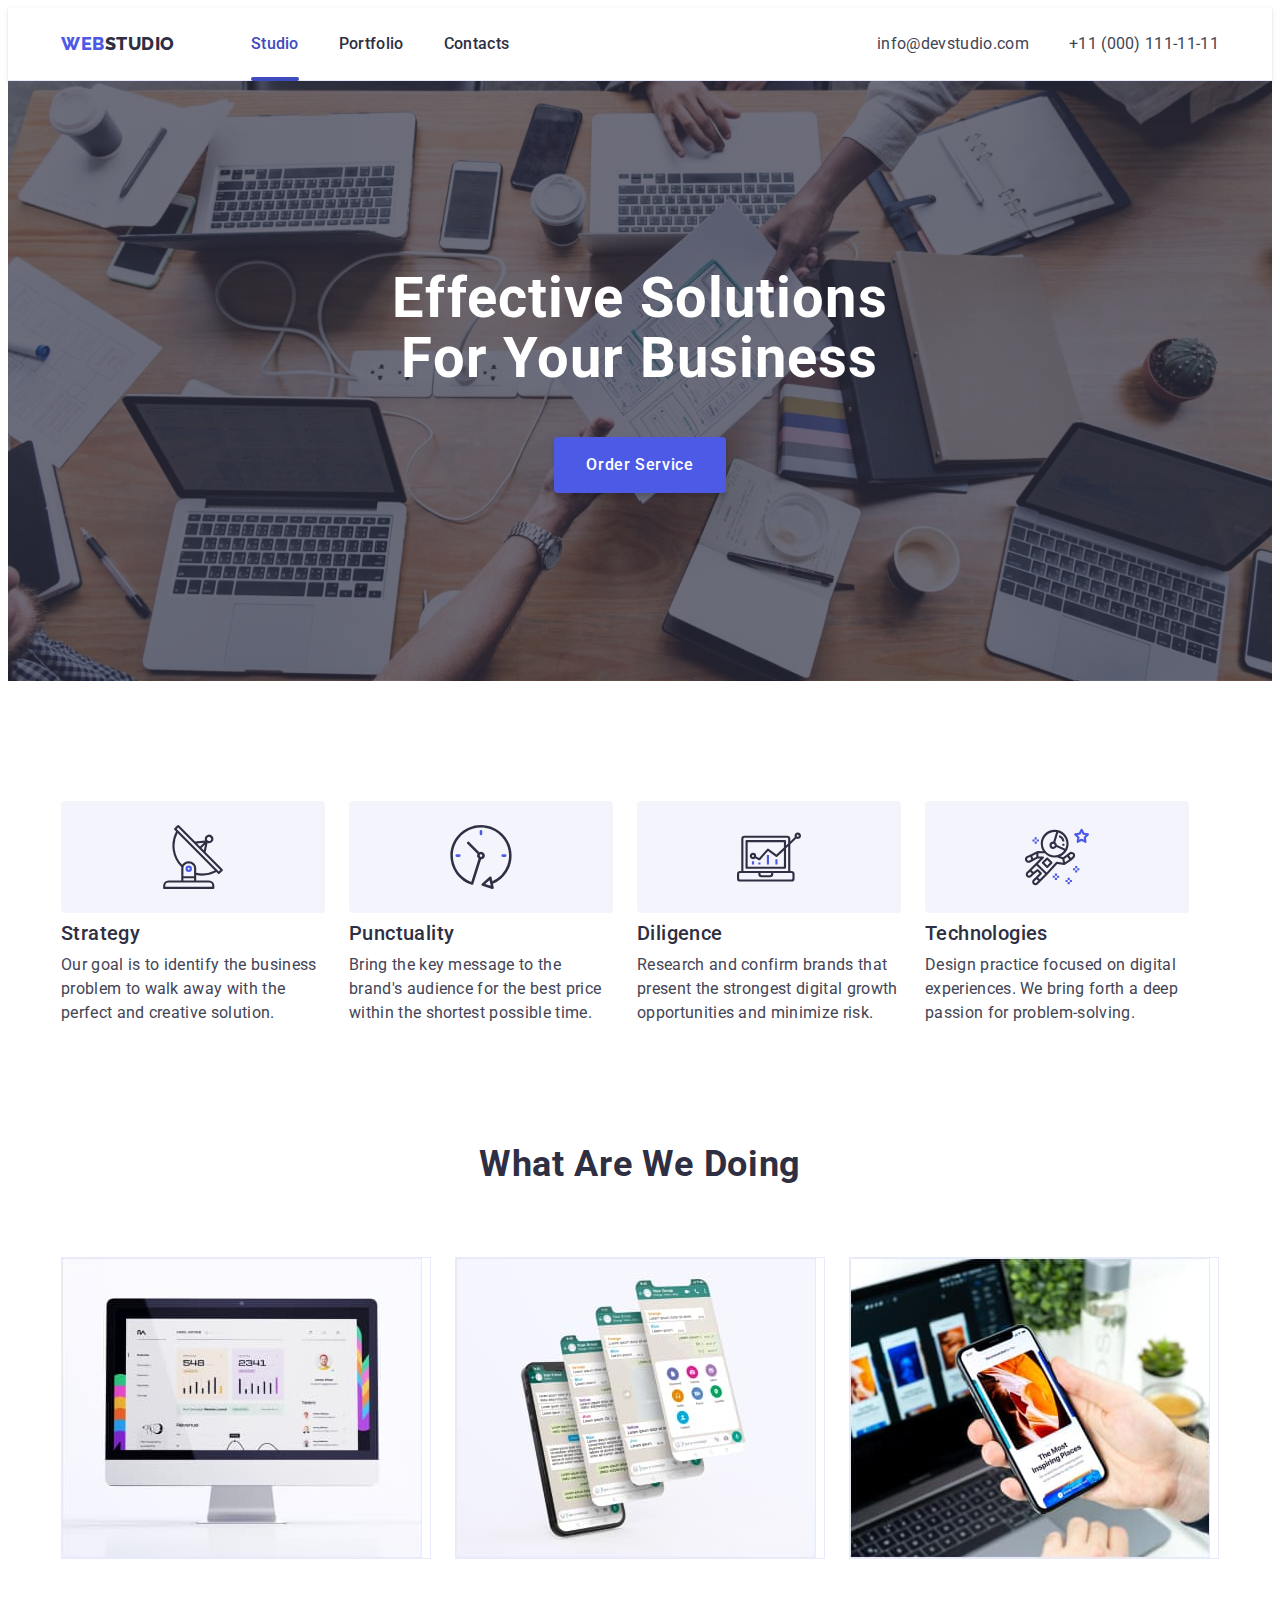
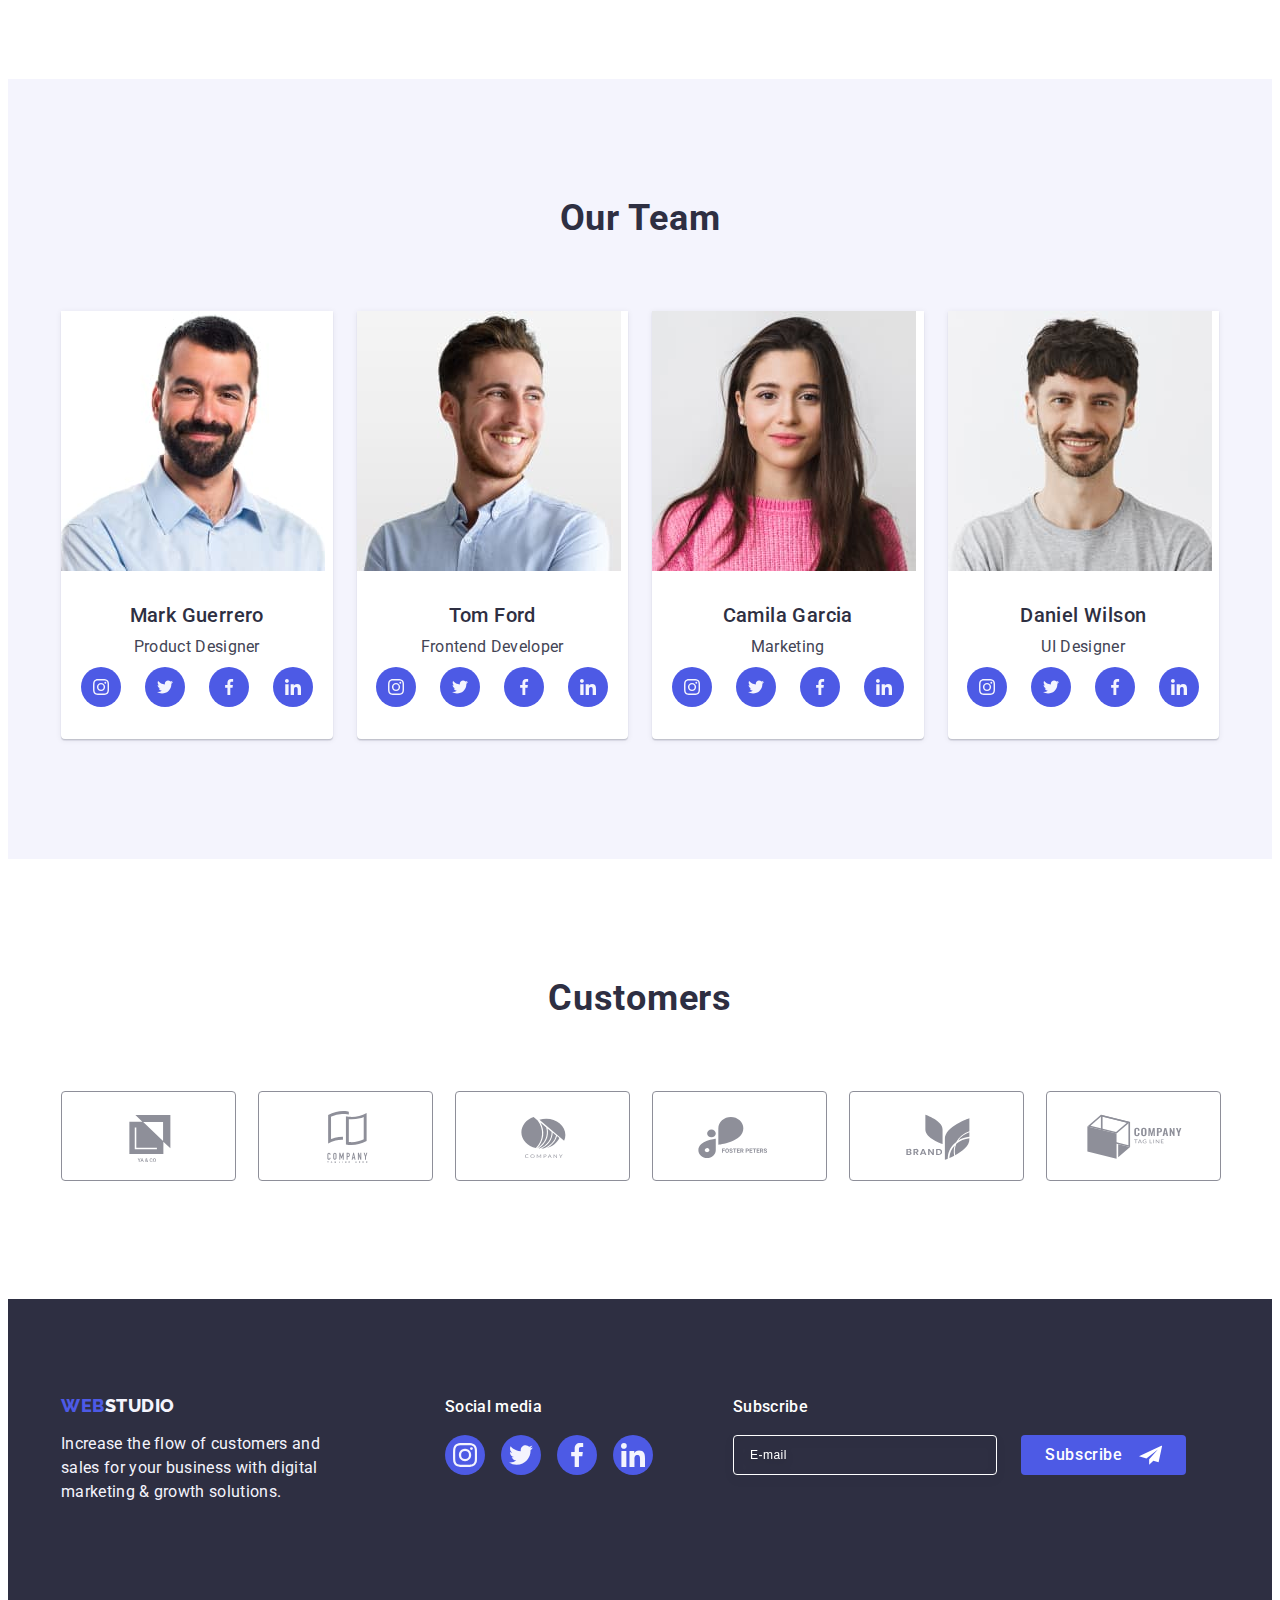
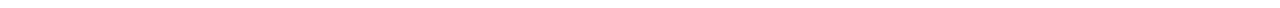
<file: index.html>
<!DOCTYPE html>
<html lang="en">
  <head>
    <meta charset="UTF-8" />
    <meta http-equiv="X-UA-Compatible" content="IE=edge" />
    <meta
      name="viewport"
      content="width=device-width, initial-scale=1.0"
    />
    <title>WebStudio</title>
    <link
      rel="preconnect"
      href="https://fonts.googleapis.com"
    />
    <link
      rel="preconnect"
      href="https://fonts.gstatic.com"
      crossorigin
    />
    <link
      href="https://fonts.googleapis.com/css2?family=Raleway:wght@800&family=Roboto:wght@400;500;700;900&display=swap"
      rel="stylesheet"
    />
    <link
      rel="stylesheet"
      href="https://cdnjs.cloudflare.com/ajax/libs/modern-normalize/2.0.0/modern-normalize.min.css"
      integrity="sha512-4xo8blKMVCiXpTaLzQSLSw3KFOVPWhm/TRtuPVc4WG6kUgjH6J03IBuG7JZPkcWMxJ5huwaBpOpnwYElP/m6wg=="
      crossorigin="anonymous"
      referrerpolicy="no-referrer"
    />
    <link rel="stylesheet" href="./css/styles.css" />
  </head>
  <body>
    <header class="header">
      <div class="container header-container">
        <nav class="header-nav">
          <a class="header-logo link" href="./index.html"
            >Web<span class="header-logo-color"
              >Studio</span
            ></a
          >
          <ul class="header-list list">
            <li class="header-item">
              <a
                class="header-link current link"
                href="./index.html"
                >Studio</a
              >
            </li>
            <li class="header-item">
              <a
                class="header-link link"
                href="./portfolio.html"
                >Portfolio</a
              >
            </li>
            <li class="header-item">
              <a class="header-link link" href=""
                >Contacts</a
              >
            </li>
          </ul>
        </nav>
        <address class="address">
          <ul class="address-list list">
            <li class="address-item">
              <a
                class="contacts link"
                href="mailto:info@devstudio.com"
                >info@devstudio.com</a
              >
            </li>
            <li class="address-item">
              <a
                class="contacts link"
                href="tel:+110001111111"
                >+11 (000) 111-11-11</a
              >
            </li>
          </ul>
        </address>
        <button
          type="button"
          class="menu-open-btn js-open-menu is-open"
        >
          <svg
            class="mobile-menu-icon"
            width="32"
            height="22"
          >
            <use
              href="./images/icons.svg#icon-mobile-menu"
            ></use>
          </svg>
        </button>
        <div class="mob-menu js-menu-container">
          <div>
            <button
              type="button"
              class="mob-menu-close js-close-menu"
            >
              <svg
                class="mob-menu-close-icon"
                width="8"
                height="8"
              >
                <use
                  href="./images/icons.svg#mob-menu-close"
                ></use>
              </svg>
            </button>
            <ul class="mob-menu-list list">
              <li class="mob-menu-item">
                <a
                  class="mob-menu-link current link"
                  href="./index.html"
                  >Studio</a
                >
              </li>
              <li class="mob-menu-item">
                <a
                  class="mob-menu-link link"
                  href="./portfolio.html"
                  >Portfolio</a
                >
              </li>
              <li class="mob-menu-item">
                <a class="mob-menu-link link" href=""
                  >Contacts</a
                >
              </li>
            </ul>
          </div>
          <div>
            <ul class="mob-menu-address-list list">
              <li class="mob-menu-address-item">
                <a
                  class="mob-menu-tel link"
                  href="tel:+110001111111"
                  >+11 (000) 111-11-11</a
                >
              </li>
              <li class="mob-menu-address-item">
                <a
                  class="mob-menu-mail link"
                  href="mailto:info@devstudio.com"
                  >info@devstudio.com</a
                >
              </li>
            </ul>
            <ul class="mob-menu-soc-list list">
              <li class="mob-menu-soc-item">
                <a
                  href=""
                  class="mob-menu-soc-link link"
                  target="_blank"
                  rel="noopener noreferrer"
                >
                  <svg
                    class="mob-menu-soc-icon"
                    width="24"
                    height="24"
                  >
                    <use
                      href="./images/icons.svg#icon-instagram-logo"
                    ></use>
                  </svg>
                </a>
              </li>
              <li class="mob-menu-soc-item">
                <a
                  href=""
                  class="mob-menu-soc-link link"
                  target="_blank"
                  rel="noopener noreferrer"
                >
                  <svg
                    class="mob-menu-soc-icon"
                    width="24"
                    height="24"
                  >
                    <use
                      href="./images/icons.svg#icon-twitter-logo"
                    ></use>
                  </svg>
                </a>
              </li>
              <li class="mob-menu-soc-item">
                <a
                  href=""
                  class="mob-menu-soc-link link"
                  target="_blank"
                  rel="noopener noreferrer"
                >
                  <svg
                    class="mob-menu-soc-icon"
                    width="24"
                    height="24"
                  >
                    <use
                      href="./images/icons.svg#icon-facebook-logo"
                    ></use>
                  </svg>
                </a>
              </li>
              <li class="mob-menu-soc-item">
                <a
                  href=""
                  class="mob-menu-soc-link link"
                  target="_blank"
                  rel="noopener noreferrer"
                >
                  <svg
                    class="mob-menu-soc-icon"
                    width="24"
                    height="24"
                  >
                    <use
                      href="./images/icons.svg#icon-linkedin-logo"
                    ></use>
                  </svg>
                </a>
              </li>
            </ul>
          </div>
        </div>
      </div>
    </header>
    <main>
      <section class="hero">
        <div class="hero-container container">
          <h1 class="hero-title">
            Effective Solutions for Your Business
          </h1>
          <button
            class="hero-btn"
            type="button"
            data-modal-open
          >
            Order Service
          </button>
        </div>
      </section>
      <section class="advantages">
        <div class="container">
          <h2 class="advantages-title visually-hidden">
            Our advantages
          </h2>
          <ul class="advantages-list list">
            <li class="advantages-item">
              <div class="icon-block">
                <svg
                  class="advantages-icon"
                  width="64"
                  height="64"
                >
                  <use
                    href="./images/icons.svg#icon-antenna"
                  ></use>
                </svg>
              </div>
              <h3 class="advantages-subtitle">Strategy</h3>
              <p class="advantages-text">
                Our goal is to identify the business problem
                to walk away with the perfect and creative
                solution.
              </p>
            </li>
            <li class="advantages-item">
              <div class="icon-block">
                <svg
                  class="advantages-icon"
                  width="64"
                  height="64"
                >
                  <use
                    href="./images/icons.svg#icon-clock"
                  ></use>
                </svg>
              </div>
              <h3 class="advantages-subtitle">
                Punctuality
              </h3>
              <p class="advantages-text">
                Bring the key message to the brand's
                audience for the best price within the
                shortest possible time.
              </p>
            </li>
            <li class="advantages-item">
              <div class="icon-block">
                <svg
                  class="advantages-icon"
                  width="64"
                  height="64"
                >
                  <use
                    href="./images/icons.svg#icon-diagram"
                  ></use>
                </svg>
              </div>
              <h3 class="advantages-subtitle">Diligence</h3>
              <p class="advantages-text">
                Research and confirm brands that present the
                strongest digital growth opportunities and
                minimize risk.
              </p>
            </li>
            <li class="advantages-item">
              <div class="icon-block">
                <svg
                  class="advantages-icon"
                  width="64"
                  height="64"
                >
                  <use
                    href="./images/icons.svg#icon-astronaut"
                  ></use>
                </svg>
              </div>
              <h3 class="advantages-subtitle">
                Technologies
              </h3>
              <p class="advantages-text">
                Design practice focused on digital
                experiences. We bring forth a deep passion
                for problem-solving.
              </p>
            </li>
          </ul>
        </div>
      </section>
      <section class="examples">
        <div class="container">
          <h2 class="examples-title">What are we doing</h2>
          <ul class="examples-list list">
            <li class="examples-item">
              <img
                srcset="
                  ./images/mac.jpg    1x,
                  ./images/mac-2x.jpg 2x
                "
                class="examples-img"
                src="./images/mac.jpg"
                alt="Web design"
                width="360"
              />
            </li>
            <li class="examples-item">
              <img
                srcset="
                  ./images/phone.jpg    1x,
                  ./images/phone-2x.jpg 2x
                "
                class="examples-img"
                src="./images/phone.jpg"
                alt="Design mobile apps"
                width="360"
              />
            </li>
            <li class="examples-item">
              <img
                srcset="
                  ./images/notebook.jpg    1x,
                  ./images/notebook-2x.jpg 2x
                "
                class="examples-img"
                src="./images/notebook.jpg"
                alt="Desing for all devices"
                width="360"
              />
            </li>
          </ul>
        </div>
      </section>
      <section class="team">
        <div class="container">
          <h2 class="team-title">Our Team</h2>
          <ul class="team-list list">
            <li class="team-item">
              <img
                class="team-img"
                srcset="
                  ./images/mark.jpg    1x,
                  ./images/mark-2x.jpg 2x
                "
                src="./images/mark.jpg"
                alt="Mark Guerrero"
                width="264"
              />
              <div class="worker">
                <h3 class="worker-name">Mark Guerrero</h3>
                <p class="worker-position">
                  Product Designer
                </p>
                <ul class="team-soc-list list">
                  <li class="team-soc-item">
                    <a
                      href=""
                      class="team-soc-link link"
                      target="_blank"
                      rel="noopener noreferrer"
                    >
                      <svg
                        class="team-soc-icon"
                        width="16"
                        height="16"
                      >
                        <use
                          href="./images/icons.svg#icon-instagram-logo"
                        ></use>
                      </svg>
                    </a>
                  </li>
                  <li class="team-soc-item">
                    <a
                      href=""
                      class="team-soc-link link"
                      target="_blank"
                      rel="noopener noreferrer"
                    >
                      <svg
                        class="team-soc-icon"
                        width="16"
                        height="16"
                      >
                        <use
                          href="./images/icons.svg#icon-twitter-logo"
                        ></use>
                      </svg>
                    </a>
                  </li>
                  <li class="team-soc-item">
                    <a
                      href=""
                      class="team-soc-link link"
                      target="_blank"
                      rel="noopener noreferrer"
                    >
                      <svg
                        class="team-soc-icon"
                        width="16"
                        height="16"
                      >
                        <use
                          href="./images/icons.svg#icon-facebook-logo"
                        ></use>
                      </svg>
                    </a>
                  </li>
                  <li class="team-soc-item">
                    <a
                      href=""
                      class="team-soc-link link"
                      target="_blank"
                      rel="noopener noreferrer"
                    >
                      <svg
                        class="team-soc-icon"
                        width="16"
                        height="16"
                      >
                        <use
                          href="./images/icons.svg#icon-linkedin-logo"
                        ></use>
                      </svg>
                    </a>
                  </li>
                </ul>
              </div>
            </li>
            <li class="team-item">
              <img
                class="team-img"
                srcset="
                  ./images/Tom.jpg    1x,
                  ./images/Tom-2x.jpg 2x
                "
                src="./images/Tom.jpg"
                alt="Tom Ford"
                width="264"
              />
              <div class="worker">
                <h3 class="worker-name">Tom Ford</h3>
                <p class="worker-position">
                  Frontend Developer
                </p>
                <ul class="team-soc-list list">
                  <li class="team-soc-item">
                    <a
                      href=""
                      class="team-soc-link link"
                      target="_blank"
                      rel="noopener noreferrer"
                    >
                      <svg
                        class="team-soc-icon"
                        width="16"
                        height="16"
                      >
                        <use
                          href="./images/icons.svg#icon-instagram-logo"
                        ></use>
                      </svg>
                    </a>
                  </li>
                  <li class="team-soc-item">
                    <a
                      href=""
                      class="team-soc-link link"
                      target="_blank"
                      rel="noopener noreferrer"
                    >
                      <svg
                        class="team-soc-icon"
                        width="16"
                        height="16"
                      >
                        <use
                          href="./images/icons.svg#icon-twitter-logo"
                        ></use>
                      </svg>
                    </a>
                  </li>
                  <li class="team-soc-item">
                    <a
                      href=""
                      class="team-soc-link link"
                      target="_blank"
                      rel="noopener noreferrer"
                    >
                      <svg
                        class="team-soc-icon"
                        width="16"
                        height="16"
                      >
                        <use
                          href="./images/icons.svg#icon-facebook-logo"
                        ></use>
                      </svg>
                    </a>
                  </li>
                  <li class="team-soc-item">
                    <a
                      href=""
                      class="team-soc-link link"
                      target="_blank"
                      rel="noopener noreferrer"
                    >
                      <svg
                        class="team-soc-icon"
                        width="16"
                        height="16"
                      >
                        <use
                          href="./images/icons.svg#icon-linkedin-logo"
                        ></use>
                      </svg>
                    </a>
                  </li>
                </ul>
              </div>
            </li>
            <li class="team-item">
              <img
                class="team-img"
                srcset="
                  ./images/Camila.jpg    1x,
                  ./images/Camila-2x.jpg 2x
                "
                src="./images/Camila.jpg"
                alt="Camila Garcia"
                width="264"
              />
              <div class="worker">
                <h3 class="worker-name">Camila Garcia</h3>
                <p class="worker-position">Marketing</p>
                <ul class="team-soc-list list">
                  <li class="team-soc-item">
                    <a
                      href=""
                      class="team-soc-link link"
                      target="_blank"
                      rel="noopener noreferrer"
                    >
                      <svg
                        class="team-soc-icon"
                        width="16"
                        height="16"
                      >
                        <use
                          href="./images/icons.svg#icon-instagram-logo"
                        ></use>
                      </svg>
                    </a>
                  </li>
                  <li class="team-soc-item">
                    <a
                      href=""
                      class="team-soc-link link"
                      target="_blank"
                      rel="noopener noreferrer"
                    >
                      <svg
                        class="team-soc-icon"
                        width="16"
                        height="16"
                      >
                        <use
                          href="./images/icons.svg#icon-twitter-logo"
                        ></use>
                      </svg>
                    </a>
                  </li>
                  <li class="team-soc-item">
                    <a
                      href=""
                      class="team-soc-link link"
                      target="_blank"
                      rel="noopener noreferrer"
                    >
                      <svg
                        class="team-soc-icon"
                        width="16"
                        height="16"
                      >
                        <use
                          href="./images/icons.svg#icon-facebook-logo"
                        ></use>
                      </svg>
                    </a>
                  </li>
                  <li class="team-soc-item">
                    <a
                      href=""
                      class="team-soc-link link"
                      target="_blank"
                      rel="noopener noreferrer"
                    >
                      <svg
                        class="team-soc-icon"
                        width="16"
                        height="16"
                      >
                        <use
                          href="./images/icons.svg#icon-linkedin-logo"
                        ></use>
                      </svg>
                    </a>
                  </li>
                </ul>
              </div>
            </li>
            <li class="team-item">
              <img
                class="team-img"
                srcset="
                  ./images/Daniel.jpg    1x,
                  ./images/Daniel-2x.jpg 2x
                "
                src="./images/Daniel.jpg"
                alt="Daniel Wilson"
                width="264"
              />
              <div class="worker">
                <h3 class="worker-name">Daniel Wilson</h3>
                <p class="worker-position">UI Designer</p>
                <ul class="team-soc-list list">
                  <li class="team-soc-item">
                    <a
                      href=""
                      class="team-soc-link link"
                      target="_blank"
                      rel="noopener noreferrer"
                    >
                      <svg
                        class="team-soc-icon"
                        width="16"
                        height="16"
                      >
                        <use
                          href="./images/icons.svg#icon-instagram-logo"
                        ></use>
                      </svg>
                    </a>
                  </li>
                  <li class="team-soc-item">
                    <a
                      href=""
                      class="team-soc-link link"
                      target="_blank"
                      rel="noopener noreferrer"
                    >
                      <svg
                        class="team-soc-icon"
                        width="16"
                        height="16"
                      >
                        <use
                          href="./images/icons.svg#icon-twitter-logo"
                        ></use>
                      </svg>
                    </a>
                  </li>
                  <li class="team-soc-item">
                    <a
                      href=""
                      class="team-soc-link link"
                      target="_blank"
                      rel="noopener noreferrer"
                    >
                      <svg
                        class="team-soc-icon"
                        width="16"
                        height="16"
                      >
                        <use
                          href="./images/icons.svg#icon-facebook-logo"
                        ></use>
                      </svg>
                    </a>
                  </li>
                  <li class="team-soc-item">
                    <a
                      href=""
                      class="team-soc-link link"
                      target="_blank"
                      rel="noopener noreferrer"
                    >
                      <svg
                        class="team-soc-icon"
                        width="16"
                        height="16"
                      >
                        <use
                          href="./images/icons.svg#icon-linkedin-logo"
                        ></use>
                      </svg>
                    </a>
                  </li>
                </ul>
              </div>
            </li>
          </ul>
        </div>
      </section>
      <section class="customers">
        <div class="container">
          <h2 class="customers-title">Customers</h2>
          <ul class="customers-list list">
            <li class="customers-item">
              <a
                href=""
                class="customer-link link"
                target="_blank"
                rel="noopener noreferrer"
              >
                <svg
                  class="customers-icon"
                  width="104"
                  height="56"
                >
                  <use
                    href="./images/icons.svg#icon-first-company"
                  ></use>
                </svg>
              </a>
            </li>
            <li class="customers-item">
              <a
                href=""
                class="customer-link link"
                target="_blank"
                rel="noopener noreferrer"
              >
                <svg
                  class="customers-icon"
                  width="104"
                  height="56"
                >
                  <use
                    href="./images/icons.svg#icon-second-company"
                  ></use>
                </svg>
              </a>
            </li>
            <li class="customers-item">
              <a
                href=""
                class="customer-link link"
                target="_blank"
                rel="noopener noreferrer"
              >
                <svg
                  class="customers-icon"
                  width="104"
                  height="56"
                >
                  <use
                    href="./images/icons.svg#icon-third-company"
                  ></use>
                </svg>
              </a>
            </li>
            <li class="customers-item">
              <a
                href=""
                class="customer-link link"
                target="_blank"
                rel="noopener noreferrer"
              >
                <svg
                  class="customers-icon"
                  width="104"
                  height="56"
                >
                  <use
                    href="./images/icons.svg#icon-fourth-company"
                  ></use>
                </svg>
              </a>
            </li>
            <li class="customers-item">
              <a
                href=""
                class="customer-link link"
                target="_blank"
                rel="noopener noreferrer"
              >
                <svg
                  class="customers-icon"
                  width="104"
                  height="56"
                >
                  <use
                    href="./images/icons.svg#icon-fifth-company"
                  ></use>
                </svg>
              </a>
            </li>
            <li class="customers-item">
              <a
                href=""
                class="customer-link link"
                target="_blank"
                rel="noopener noreferrer"
              >
                <svg
                  class="customers-icon"
                  width="104"
                  height="56"
                >
                  <use
                    href="./images/icons.svg#icon-sixth-company"
                  ></use>
                </svg>
              </a>
            </li>
          </ul>
        </div>
      </section>
    </main>
    <footer class="footer">
      <div class="footer-wrap container">
        <div class="footer-cont-text">
          <a class="footer-logo link" href="./index.html"
            >Web<span class="footer-logo-color"
              >Studio</span
            ></a
          >
          <p class="footer-text">
            Increase the flow of customers and sales for
            your business with digital marketing & growth
            solutions.
          </p>
        </div>
        <div class="footer-soc">
          <p class="footer-soc-sub-text">Social media</p>
          <ul class="footer-soc-list list">
            <li class="footer-soc-item">
              <a
                href=""
                class="footer-soc-link link"
                target="_blank"
                rel="noopener noreferrer"
              >
                <svg
                  class="footer-soc-icon"
                  width="24"
                  height="24"
                >
                  <use
                    href="./images/icons.svg#icon-instagram-logo"
                  ></use>
                </svg>
              </a>
            </li>
            <li class="footer-soc-item">
              <a
                href=""
                class="footer-soc-link link"
                target="_blank"
                rel="noopener noreferrer"
              >
                <svg
                  class="footer-soc-icon"
                  width="24"
                  height="24"
                >
                  <use
                    href="./images/icons.svg#icon-twitter-logo"
                  ></use>
                </svg>
              </a>
            </li>
            <li class="footer-soc-item">
              <a
                href=""
                class="footer-soc-link link"
                target="_blank"
                rel="noopener noreferrer"
              >
                <svg
                  class="footer-soc-icon"
                  width="24"
                  height="24"
                >
                  <use
                    href="./images/icons.svg#icon-facebook-logo"
                  ></use>
                </svg>
              </a>
            </li>
            <li class="footer-soc-item">
              <a
                href=""
                class="footer-soc-link link"
                target="_blank"
                rel="noopener noreferrer"
              >
                <svg
                  class="footer-soc-icon"
                  width="24"
                  height="24"
                >
                  <use
                    href="./images/icons.svg#icon-linkedin-logo"
                  ></use>
                </svg>
              </a>
            </li>
          </ul>
        </div>
        <div class="footer-subscribe">
          <p class="footer-soc-sub-text">Subscribe</p>
          <form class="subscribe-form">
            <label class="footer-label">
              <input
                class="footer-input"
                type="email"
                name="email"
                placeholder="E-mail"
                required
              />
            </label>
            <button class="submit-btn" type="submit">
              Subscribe
              <svg
                class="submit-icon"
                width="24"
                height="24"
              >
                <use
                  href="./images/icons.svg#icon-subscribe"
                ></use>
              </svg>
            </button>
          </form>
        </div>
      </div>
    </footer>
    <div class="backdrop is-hidden" data-modal>
      <div class="modal">
        <button
          type="button"
          class="modal-close"
          data-modal-close
        >
          <svg
            class="modal-close-icon"
            width="8"
            height="8"
          >
            <use
              href="./images/icons.svg#icon-modal-close"
            ></use>
          </svg>
        </button>
        <p class="modal-text">
          Leave your contacts and we will call you back
        </p>
        <form class="modal-form">
          <div class="modal-wrap">
            <label class="modal-label" for="user-name"
              >Name</label
            >
            <div class="modal-input-wrap">
              <input
                id="user-name"
                class="modal-input"
                type="text"
                name="user-name"
              />
              <svg
                class="modal-input-icon"
                width="18"
                height="24"
              >
                <use
                  href="./images/icons.svg#icon-name-modal"
                ></use>
              </svg>
            </div>
          </div>
          <div class="modal-wrap">
            <label class="modal-label" for="user-tel"
              >Phone</label
            >
            <div class="modal-input-wrap">
              <input
                id="user-tel"
                class="modal-input"
                type="tel"
                name="user-tel"
              />
              <svg
                class="modal-input-icon"
                width="18"
                height="24"
              >
                <use
                  href="./images/icons.svg#icon-tel-modal"
                ></use>
              </svg>
            </div>
          </div>
          <div class="modal-wrap">
            <label class="modal-label" for="user-email"
              >Email</label
            >
            <div class="modal-input-wrap">
              <input
                id="user-email"
                class="modal-input"
                type="email"
                name="user-email"
              />
              <svg
                class="modal-input-icon"
                width="18"
                height="24"
              >
                <use
                  href="./images/icons.svg#icon-email-modal"
                ></use>
              </svg>
            </div>
          </div>
          <div class="modal-textarea-wrap">
            <label class="modal-label" for="user-comment"
              >Comment</label
            >
            <textarea
              id="user-comment"
              class="modal-textarea"
              name="user-comment"
              placeholder="Text input"
            ></textarea>
          </div>
          <div class="modal-checkbox">
            <input
              id="user-privacy"
              name="user-privacy"
              value="true"
              class="modal-input-checkbox visually-hidden"
              type="checkbox"
              required
            />
            <label
              class="modal-label-checkbox"
              for="user-privacy"
            >
              <span class="icon-label-checkbox">
                <svg
                  class="check-icon"
                  width="10"
                  height="8"
                >
                  <use
                    href="./images/icons.svg#icon-check"
                  ></use>
                </svg>
              </span>
              I accept the terms and conditions of the
              <a href="#" class="label-checkbox-link"
                >Privacy Policy</a
              >
            </label>
          </div>
          <button class="send-btn" type="submit">
            Send
          </button>
        </form>
      </div>
    </div>
    <script src="./js/mobile-menu.js"></script>
    <script src="./js/modal.js"></script>
  </body>
</html>
</file>
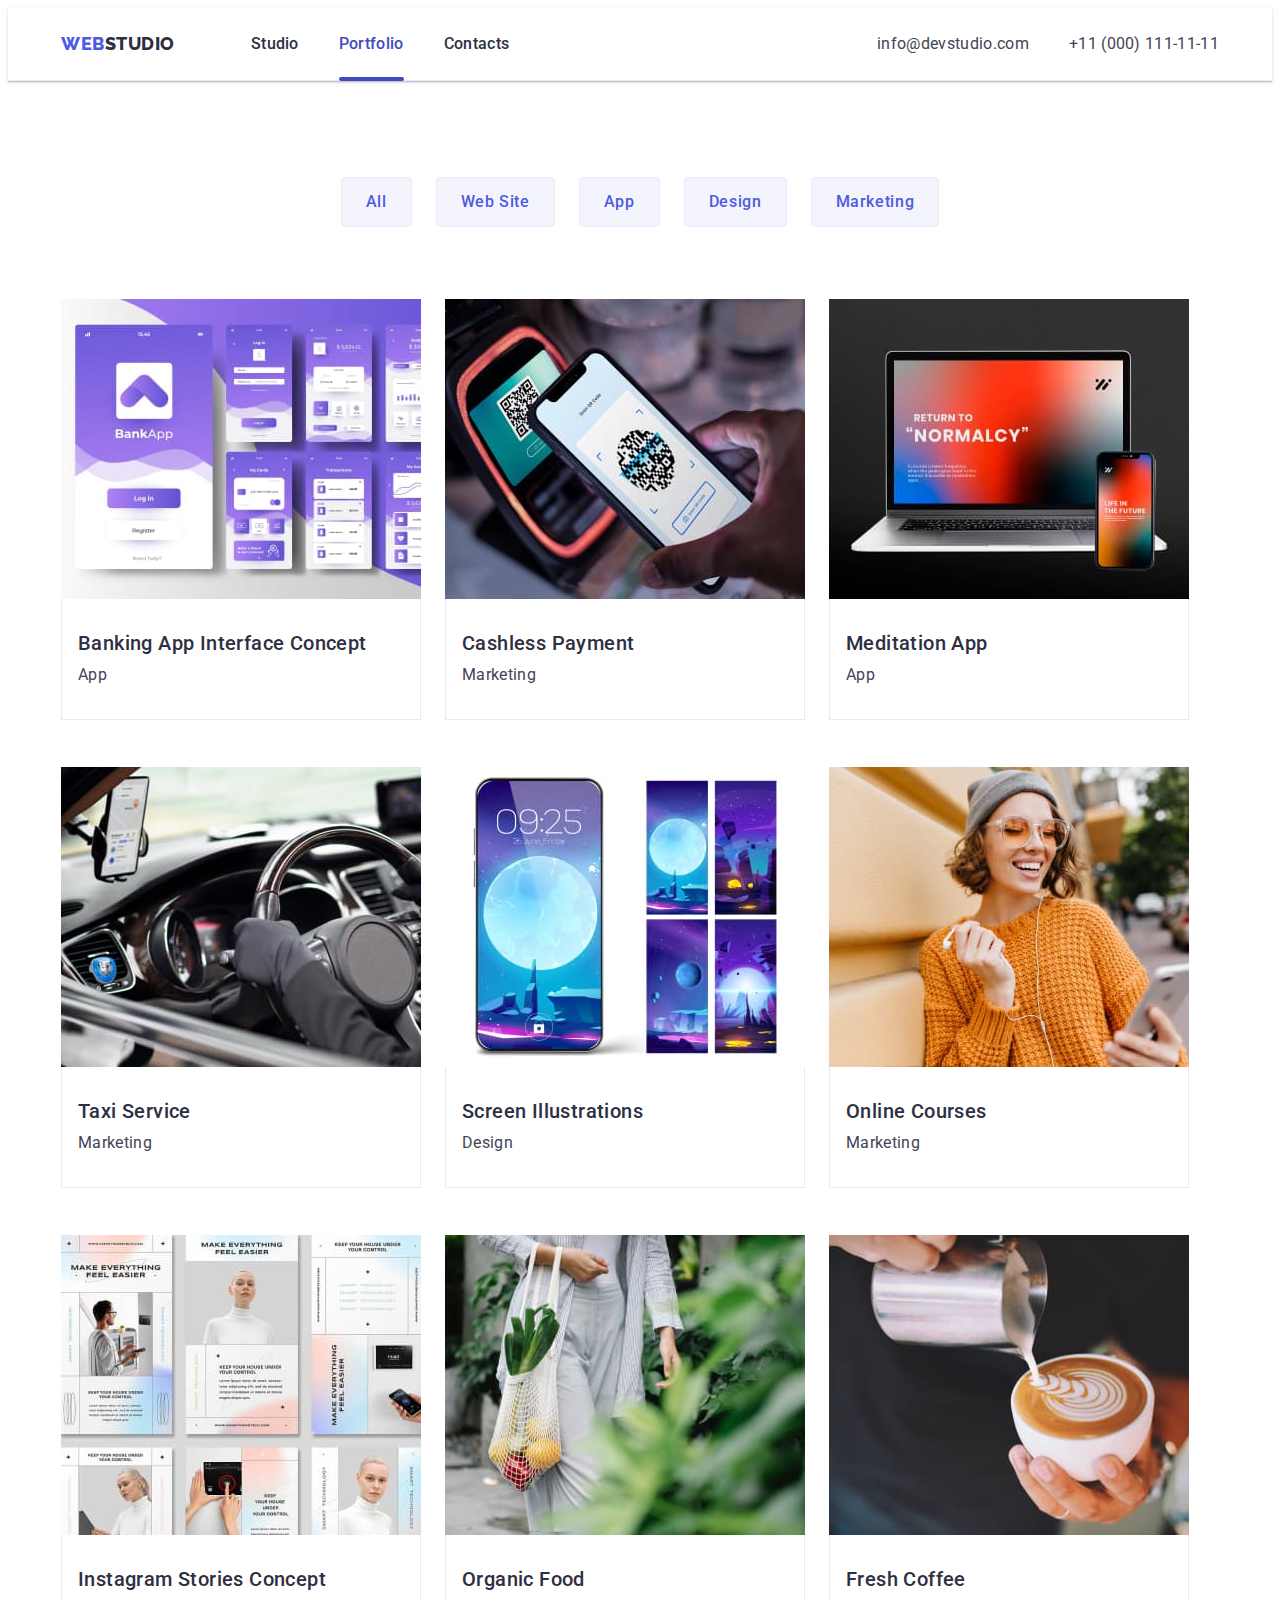
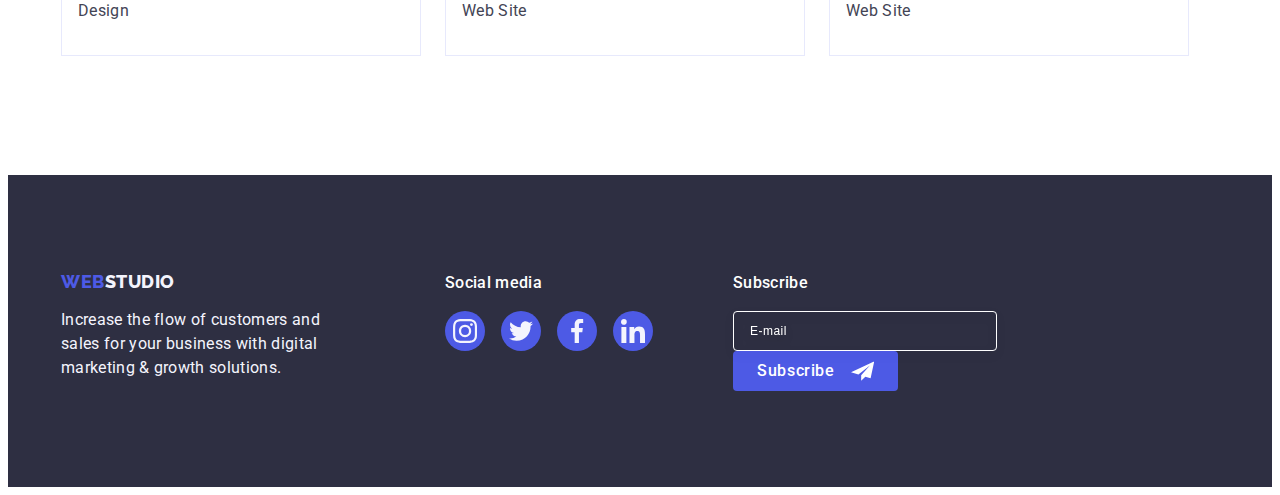
<file: portfolio.html>
<!DOCTYPE html>
<html lang="en">
  <head>
    <meta charset="UTF-8" />
    <meta http-equiv="X-UA-Compatible" content="IE=edge" />
    <meta
      name="viewport"
      content="width=device-width, initial-scale=1.0"
    />
    <title>Portfolio</title>
    <link
      rel="preconnect"
      href="https://fonts.googleapis.com"
    />
    <link
      rel="preconnect"
      href="https://fonts.gstatic.com"
      crossorigin
    />
    <link
      href="https://fonts.googleapis.com/css2?family=Raleway:wght@800&family=Roboto:wght@400;500;700;900&display=swap"
      rel="stylesheet"
    />
    <link
      rel="stylesheet"
      href="https://cdnjs.cloudflare.com/ajax/libs/modern-normalize/2.0.0/modern-normalize.min.css"
      integrity="sha512-4xo8blKMVCiXpTaLzQSLSw3KFOVPWhm/TRtuPVc4WG6kUgjH6J03IBuG7JZPkcWMxJ5huwaBpOpnwYElP/m6wg=="
      crossorigin="anonymous"
      referrerpolicy="no-referrer"
    />
    <link rel="stylesheet" href="./css/styles.css" />
  </head>
  <body>
    <header class="header">
      <div class="container header-container">
        <nav class="header-nav">
          <a class="header-logo link" href="./index.html"
            >Web<span class="header-logo-color"
              >Studio</span
            ></a
          >
          <ul class="header-list list">
            <li class="header-item">
              <a
                class="header-link link"
                href="./index.html"
                >Studio</a
              >
            </li>
            <li class="header-item">
              <a
                class="header-link current link"
                href="./portfolio.html"
                >Portfolio</a
              >
            </li>
            <li class="header-item">
              <a class="header-link link" href=""
                >Contacts</a
              >
            </li>
          </ul>
        </nav>
        <address class="address">
          <ul class="address-list list">
            <li class="address-item">
              <a
                class="contacts link"
                href="mailto:info@devstudio.com"
                >info@devstudio.com</a
              >
            </li>
            <li class="address-item">
              <a
                class="contacts link"
                href="tel:+110001111111"
                >+11 (000) 111-11-11</a
              >
            </li>
          </ul>
        </address>
      </div>
    </header>
    <main>
      <section class="portfolio">
        <div class="container">
          <h1 class="portfolio-title visually-hidden">
            Portfolio
          </h1>
          <ul class="portfolio-filter-list list">
            <li class="portfolio-filter-item">
              <button
                class="portfolio-filter-btn"
                type="button"
              >
                All
              </button>
            </li>
            <li class="portfolio-filter-item">
              <button
                class="portfolio-filter-btn"
                type="button"
              >
                Web Site
              </button>
            </li>
            <li class="portfolio-filter-item">
              <button
                class="portfolio-filter-btn"
                type="button"
              >
                App
              </button>
            </li>
            <li class="portfolio-filter-item">
              <button
                class="portfolio-filter-btn"
                type="button"
              >
                Design
              </button>
            </li>
            <li class="portfolio-filter-item">
              <button
                class="portfolio-filter-btn"
                type="button"
              >
                Marketing
              </button>
            </li>
          </ul>
          <ul class="portfolio-list list">
            <li class="portfolio-item">
              <a class="portfolio-link link" href="">
                <div class="portfolio-link-cover">
                  <img
                    class="portfolio-item-img"
                    src="./images/banking-app.jpg"
                    alt="banking app development"
                    width="360"
                  />
                  <p class="link-cover-text">
                    14 Stylish and User-Friendly App Design
                    Concepts · Task Manager App · Calorie
                    Tracker App · Exotic Fruit Ecommerce App
                    · Cloud Storage App
                  </p>
                </div>
                <div class="portfolio-border">
                  <h2 class="portfolio-subtitle">
                    Banking App Interface Concept
                  </h2>
                  <p class="portfolio-text">App</p>
                </div>
              </a>
            </li>
            <li class="portfolio-item">
              <a class="portfolio-link link" href="">
                <div class="portfolio-link-cover">
                  <img
                    class="portfolio-item-img"
                    src="./images/cashless-payment.jpg"
                    alt="cashless payment development"
                    width="360"
                  />
                  <p class="link-cover-text">
                    14 Stylish and User-Friendly App Design
                    Concepts · Task Manager App · Calorie
                    Tracker App · Exotic Fruit Ecommerce App
                    · Cloud Storage App
                  </p>
                </div>
                <div class="portfolio-border">
                  <h2 class="portfolio-subtitle">
                    Cashless Payment
                  </h2>
                  <p class="portfolio-text">Marketing</p>
                </div>
              </a>
            </li>
            <li class="portfolio-item">
              <a class="portfolio-link link" href="">
                <div class="portfolio-link-cover">
                  <img
                    class="portfolio-item-img"
                    src="./images/meditation-app.jpg"
                    alt="meditation app development"
                    width="360"
                  />
                  <p class="link-cover-text">
                    14 Stylish and User-Friendly App Design
                    Concepts · Task Manager App · Calorie
                    Tracker App · Exotic Fruit Ecommerce App
                    · Cloud Storage App
                  </p>
                </div>
                <div class="portfolio-border">
                  <h2 class="portfolio-subtitle">
                    Meditation App
                  </h2>
                  <p class="portfolio-text">App</p>
                </div>
              </a>
            </li>
            <li class="portfolio-item">
              <a class="portfolio-link link" href="">
                <div class="portfolio-link-cover">
                  <img
                    class="portfolio-item-img"
                    src="./images/taxi-service.jpg"
                    alt="taxi service development"
                    width="360"
                  />
                  <p class="link-cover-text">
                    14 Stylish and User-Friendly App Design
                    Concepts · Task Manager App · Calorie
                    Tracker App · Exotic Fruit Ecommerce App
                    · Cloud Storage App
                  </p>
                </div>
                <div class="portfolio-border">
                  <h2 class="portfolio-subtitle">
                    Taxi Service
                  </h2>
                  <p class="portfolio-text">Marketing</p>
                </div>
              </a>
            </li>
            <li class="portfolio-item">
              <a class="portfolio-link link" href="">
                <div class="portfolio-link-cover">
                  <img
                    class="portfolio-item-img"
                    src="./images/screen-illustrations.jpg"
                    alt="scrren illustrations development"
                    width="360"
                  />
                  <p class="link-cover-text">
                    14 Stylish and User-Friendly App Design
                    Concepts · Task Manager App · Calorie
                    Tracker App · Exotic Fruit Ecommerce App
                    · Cloud Storage App
                  </p>
                </div>
                <div class="portfolio-border">
                  <h2 class="portfolio-subtitle">
                    Screen Illustrations
                  </h2>
                  <p class="portfolio-text">Design</p>
                </div>
              </a>
            </li>
            <li class="portfolio-item">
              <a class="portfolio-link link" href="">
                <div class="portfolio-link-cover">
                  <img
                    class="portfolio-item-img"
                    src="./images/online-courses.jpg"
                    alt="online courses development"
                    width="360"
                  />
                  <p class="link-cover-text">
                    14 Stylish and User-Friendly App Design
                    Concepts · Task Manager App · Calorie
                    Tracker App · Exotic Fruit Ecommerce App
                    · Cloud Storage App
                  </p>
                </div>
                <div class="portfolio-border">
                  <h2 class="portfolio-subtitle">
                    Online Courses
                  </h2>
                  <p class="portfolio-text">Marketing</p>
                </div>
              </a>
            </li>
            <li class="portfolio-item">
              <a class="portfolio-link link" href="">
                <div class="portfolio-link-cover">
                  <img
                    class="portfolio-item-img"
                    src="./images/instagram-stories.jpg"
                    alt="instagram stories concepts"
                    width="360"
                  />
                  <p class="link-cover-text">
                    14 Stylish and User-Friendly App Design
                    Concepts · Task Manager App · Calorie
                    Tracker App · Exotic Fruit Ecommerce App
                    · Cloud Storage App
                  </p>
                </div>
                <div class="portfolio-border">
                  <h2 class="portfolio-subtitle">
                    Instagram Stories Concept
                  </h2>
                  <p class="portfolio-text">Design</p>
                </div>
              </a>
            </li>
            <li class="portfolio-item">
              <a class="portfolio-link link" href="">
                <div class="portfolio-link-cover">
                  <img
                    class="portfolio-item-img"
                    src="./images/organic-food.jpg"
                    alt="organic food website"
                    width="360"
                  />
                  <p class="link-cover-text">
                    14 Stylish and User-Friendly App Design
                    Concepts · Task Manager App · Calorie
                    Tracker App · Exotic Fruit Ecommerce App
                    · Cloud Storage App
                  </p>
                </div>
                <div class="portfolio-border">
                  <h2 class="portfolio-subtitle">
                    Organic Food
                  </h2>
                  <p class="portfolio-text">Web Site</p>
                </div>
              </a>
            </li>
            <li class="portfolio-item">
              <a class="portfolio-link link" href="">
                <div class="portfolio-link-cover">
                  <img
                    class="portfolio-item-img"
                    src="./images/fresh-coffee.jpg"
                    alt="fresh coffee website"
                    width="360"
                  />
                  <p class="link-cover-text">
                    14 Stylish and User-Friendly App Design
                    Concepts · Task Manager App · Calorie
                    Tracker App · Exotic Fruit Ecommerce App
                    · Cloud Storage App
                  </p>
                </div>
                <div class="portfolio-border">
                  <h2 class="portfolio-subtitle">
                    Fresh Coffee
                  </h2>
                  <p class="portfolio-text">Web Site</p>
                </div>
              </a>
            </li>
          </ul>
        </div>
      </section>
    </main>
    <footer class="footer">
      <div class="footer-wrap container">
        <div class="footer-cont-text">
          <a class="footer-logo link" href="./index.html"
            >Web<span class="footer-logo-color"
              >Studio</span
            ></a
          >
          <p class="footer-text">
            Increase the flow of customers and sales for
            your business with digital marketing & growth
            solutions.
          </p>
        </div>
        <div class="footer-soc">
          <p class="footer-soc-sub-text">Social media</p>
          <ul class="footer-soc-list list">
            <li class="footer-soc-item">
              <a
                href=""
                class="footer-soc-link link"
                target="_blank"
                rel="noopener noreferrer"
              >
                <svg
                  class="footer-soc-icon"
                  width="24"
                  height="24"
                >
                  <use
                    href="./images/icons.svg#icon-instagram-logo"
                  ></use>
                </svg>
              </a>
            </li>
            <li class="footer-soc-item">
              <a
                href=""
                class="footer-soc-link link"
                target="_blank"
                rel="noopener noreferrer"
              >
                <svg
                  class="footer-soc-icon"
                  width="24"
                  height="24"
                >
                  <use
                    href="./images/icons.svg#icon-twitter-logo"
                  ></use>
                </svg>
              </a>
            </li>
            <li class="footer-soc-item">
              <a
                href=""
                class="footer-soc-link link"
                target="_blank"
                rel="noopener noreferrer"
              >
                <svg
                  class="footer-soc-icon"
                  width="24"
                  height="24"
                >
                  <use
                    href="./images/icons.svg#icon-facebook-logo"
                  ></use>
                </svg>
              </a>
            </li>
            <li class="footer-soc-item">
              <a
                href=""
                class="footer-soc-link link"
                target="_blank"
                rel="noopener noreferrer"
              >
                <svg
                  class="footer-soc-icon"
                  width="24"
                  height="24"
                >
                  <use
                    href="./images/icons.svg#icon-linkedin-logo"
                  ></use>
                </svg>
              </a>
            </li>
          </ul>
        </div>
        <div class="footer-subscribe">
          <p class="footer-soc-sub-text">Subscribe</p>
          <form class="subsribe-form">
            <label class="footer-label">
              <input
                class="footer-input"
                type="email"
                name="email"
                placeholder="E-mail"
                required
              />
            </label>
            <button class="submit-btn" type="submit">
              Subscribe
              <svg
                class="submit-icon"
                width="24"
                height="24"
              >
                <use
                  href="./images/icons.svg#icon-subscribe"
                ></use>
              </svg>
            </button>
          </form>
        </div>
      </div>
    </footer>
  </body>
</html>
</file>
<file: css/styles.css>
:root {
--main-bcg-color: #ffffff;
--bcg-light: #F4F4FD;
--main-color: #434455;
--secondary-color: #2E2F42;
--hover-color: #404BBF;
--soc-icon-bcg: #4D5AE5;
--customers-color: #8E8F99;
}

body {
    font-family: 'Roboto', sans-serif;
    color: var(--main-color);
    background-color: var(--main-bcg-color);
}

p, h1, h2, h3, h4, h5, h6 {
    margin: 0;
}

img {
    display: block;
}

.list {
    list-style: none;
    margin: 0;
    padding: 0;
}

.link {
    text-decoration: none;
}

.container {
    width: 100%;
    margin: 0 auto;
    padding: 0 15px;
}

.visually-hidden {
    position: absolute;
    width: 1px;
    height: 1px;
    margin: -1px;
    border: 0;
    padding: 0;
    white-space: nowrap;
    clip-path: inset(100%);
    clip: rect(0 0 0 0);
    overflow: hidden;
}

/* -----------------HEADER---------------- */

.header {
    border-bottom: 1px solid #E7E9FC;
    box-shadow: 0px 2px 1px rgba(46, 47, 66, 0.08), 0px 1px 1px rgba(46, 47, 66, 0.16), 0px 1px 6px rgba(46, 47, 66, 0.08);
}

.header-container {
    padding-top: 24px;
    padding-bottom: 24px;
    display: flex;
    flex-direction: row;
    justify-content: space-between;
}

.header-nav {
    display: flex;
    align-items: center;
}

.header-list {
    display: none;
}

.address {
    display: none;
}

.header-logo {
    font-family: 'Raleway', sans-serif;
    font-weight: 800;
    font-size: 18px;
    line-height: 1.17;
    letter-spacing: 0.03em;
    text-transform: uppercase;
    color: var(--soc-icon-bcg);
    
}

.header-logo-color {
    color: var(--secondary-color);
}

/* -----------------HERO---------------- */

.hero {
    background-color: var(--secondary-color);
    padding-top: 112px;
    padding-bottom: 112px;
    background-image: linear-gradient(rgba(46, 47, 66, 0.7), rgba(46, 47, 66, 0.7)), url(../images/hero-bg-mob.jpg);
    background-repeat: no-repeat;
    background-size: cover;
    margin: 0 auto;
    background-position: center;
}

@media (min-device-pixel-ratio: 2),
(min-resolution: 192dpi),
(min-resolution: 2dppx) {
    .hero {
        background-image: linear-gradient(rgba(46, 47, 66, 0.7), rgba(46, 47, 66, 0.7)), url(../images/hero-bg-mob-2x.jpg);
    }
}

.hero-title {
    font-size: 36px;
    line-height: 1.11;
    text-align: center;
    letter-spacing: 0.02em;
    text-transform: capitalize;
    color: var(--main-bcg-color);
    max-width: 320px;
    margin: 0 auto 72px auto;
}

.hero-btn {
    cursor: pointer;
    font-family: 'Roboto', sans-serif;
    font-weight: 500;
    font-size: 16px;
    line-height: 1.5;
    align-items: center;
    letter-spacing: 0.04em;
    color: var(--main-bcg-color);
    background-color: var(--soc-icon-bcg);
    box-shadow: 0px 4px 4px rgba(0, 0, 0, 0.15);
    border-radius: 4px;
    min-width: 169px;
    min-height: 56px;
    padding: 16px 32px;
    display: block;
    margin: 0 auto;
    height: 56px;
    border: none;
    transition: background-color 250ms cubic-bezier(0.4, 0, 0.2, 1);
}

.hero-btn:hover,
.hero-btn:focus {
    background-color: var(--hover-color);
}

/* -----------------ADVANTAGES---------------- */

.advantages {
    padding-top: 96px;
    padding-bottom: 96px;
}

.advantages-title {
    margin-bottom: 8px;
}

.advantages-subtitle {
    font-weight: 700;
    font-size: 36px;
    line-height: 1.11;
    letter-spacing: 0.02em;
    text-align: center;
    color: var(--secondary-color);
    margin-bottom: 8px;
}

.advantages-item {
    max-width: 398px;
}

.advantages-item:not(:last-child) {
    margin-bottom: 72px;
}

.icon-block {
    display: none;
}

.advantages-text {
    font-weight: 500;
    font-size: 16px;
    line-height: 1.5;
    letter-spacing: 0.02em;
}

/* -----------------EXAMPLES---------------- */

.examples {
    display:none;
    padding-bottom: 120px;
}

.examples-title {
    font-size: 36px;
    line-height: 1.11;
    letter-spacing: 0.02em;
    text-transform: capitalize;
    text-align: center;
    color: var(--secondary-color);
    margin-bottom: 72px;
}

.examples-list {
    display: flex;
    justify-content: center;
    gap: 24px;
}

.examples-item {
    border: 1px solid #E7E9FC;
    width: calc((100% - 48px) / 3)
}

/* -----------------TEAM---------------- */

.team {
    background-color: var(--bcg-light);
    padding-top: 96px;
    padding-bottom: 96px;
}

.team-title {
    font-size: 36px;
    line-height: 1.11;
    letter-spacing: 0.02em;
    text-align: center;
    text-transform: capitalize;
    color: var(--secondary-color);
    margin-bottom: 72px;
}

.team-list {
    display: flex;
    flex-direction: column;
    align-items: center;
    flex-wrap: wrap;
    gap: 72px;
}

.team-item {
    background-color: var(--main-bcg-color);
    box-shadow: 0px 1px 6px rgba(46, 47, 66, 0.08), 0px 1px 1px rgba(46, 47, 66, 0.16), 0px 2px 1px rgba(46, 47, 66, 0.08);
    border-radius: 0px 0px 4px 4px;
}

.worker {
    padding: 32px 16px;
}

.worker-name {
    font-weight: 500;
    font-size: 20px;
    line-height: 1.2;
    letter-spacing: 0.02em;
    color: var(--secondary-color);
    text-align: center;
    margin-bottom: 8px;
}

.worker-position {
    font-size: 16px;
    line-height: 1.5;
    letter-spacing: 0.02em;
    text-align: center;
}

.team-soc-list {
    display: flex;
    justify-content: center;
    gap: 24px;
    margin-top: 8px;
}

.team-soc-link {
    display: flex;
    justify-content: center;
    align-items: center;
    height: 100%;
    width: 100%;
    background-color: var(--soc-icon-bcg);
    border-radius: 50%;
    transition: background-color 250ms cubic-bezier(0.4, 0, 0.2, 1);
}

.team-soc-link:hover,
.team-soc-link:focus {
    background-color: var(--hover-color);
}

.team-soc-item {
    width: 40px;
    height: 40px;
}

.team-soc-icon {
    fill: var(--bcg-light);
}

/* -----------------CUSTOMERS---------------- */

.customers {
padding-top: 96px;
padding-bottom: 96px;
}

.customers-title {
    color: var(--secondary-color);
    font-size: 36px;
    line-height: 1.11;
    text-align: center;
    letter-spacing: 0.02em;
    text-transform: capitalize;
    margin-bottom: 72px;
}

.customers-list {
    box-sizing: border-box;
    display: flex;
    justify-content: center;
    flex-wrap: wrap;
    column-gap: 16px;
    row-gap: 72px;
}

.customers-item  {
    width: calc((100% - 16px) / 2);
    height: 88px;
}

.customer-link {
    width: 100%;
    height: 100%;
    border: 1px solid #8E8F99;
    border-radius: 4px;
    display: flex;
    justify-content: center;
    align-items: center;
    color: var(--customers-color);
    transition: color 250ms cubic-bezier(0.4, 0, 0.2, 1), border-color 250ms cubic-bezier(0.4, 0, 0.2, 1);
}

.customer-link:hover,
.customer-link:focus {
    border-color: var(--hover-color);
    color: var(--hover-color);
}

.customers-icon {
    fill: currentColor;
}

/* -----------------FOOTER---------------- */

.footer {
    background-color: var(--secondary-color);
    padding-top: 96px;
    padding-bottom: 96px;
}

.footer-cont-text {
    width: 268px;
    margin: 0 auto;
    text-align: center;
}

.footer-logo {
    font-family: 'Raleway', sans-serif;
    font-weight: 800;
    font-size: 18px;
    line-height: 1.17;
    letter-spacing: 0.03em;
    text-transform: uppercase;
    color: var(--soc-icon-bcg);
    display: block;
    margin-bottom: 16px;
}

.footer-logo-color {
    color: var(--bcg-light);
}

.footer-text {
    font-weight: 400;
    font-size: 16px;
    line-height: 1.5;
    letter-spacing: 0.02em;
    text-align: left;
    color: var(--bcg-light);
    width: 100%;
}

.footer-soc {
    margin-top: 72px;
}

.footer-soc-sub-text {
font-weight: 500;
font-size: 16px;
line-height: 1.5;
letter-spacing: 0.02em;
text-align: center;
color: var(--main-bcg-color);
margin-bottom: 16px;
}

.footer-soc-list {
    display: flex;
    justify-content: center;
    gap: 16px;
    margin-bottom: 72px;
}

.footer-soc-item {
    height: 40px;
    width: 40px;
}

.footer-soc-link {
    display: flex;
    justify-content: center;
    align-items: center;
    height: 100%;
    width: 100%;
    background-color: var(--soc-icon-bcg);
    border-radius: 50%;
    transition: background-color 250ms cubic-bezier(0.4, 0, 0.2, 1)
}

.footer-soc-link:hover,
.footer-soc-link:focus {
    background-color: #31D0AA;
}

.footer-soc-icon {
    fill: var(--bcg-light);
}

.subscribe-form {
    display: flex;
    align-items: center;
    flex-direction: column;
    row-gap: 16px;
}
.footer-label {
    width: 100%;
}

.footer-input {
    box-sizing: border-box;
    width: 100%;
    height: 40px;
    font-weight: 400;
    font-size: 12px;
    line-height: 1.5;
    align-items: center;
    letter-spacing: 0.04em;
    color: var(--main-bcg-color);
    padding-left: 16px;
    outline: transparent;
    background-color: transparent;
    border: 1px solid var(--main-bcg-color);
    filter: drop-shadow(0px 4px 4px rgba(0, 0, 0, 0.15));
    border-radius: 4px;
}

.footer-input::placeholder {
    color: var(--main-bcg-color);
}

.submit-btn {
    width: 165px;
    height: 40px;
    cursor: pointer;
    display: flex;
    justify-content: center;
    align-items: center;
    padding: 8px 24px;
    font-family: 'Roboto', sans-serif;
    font-weight: 500;
    font-size: 16px;
    line-height: 1.5;
    letter-spacing: 0.04em;
    color: var(--main-bcg-color);
    background-color: var(--soc-icon-bcg);
    border-radius: 4px;
    border: none;
    transition: background-color 250ms cubic-bezier(0.4, 0, 0.2, 1);
}

.submit-btn:hover,
.submit-btn:focus {
    background-color: var(--hover-color);
}

.submit-icon {
    margin-left: 16px;
    fill: var(--main-bcg-color);
}

/* -----------------BACKDROP---------------- */

.backdrop {
    position: fixed;
    top: 0;
    width: 100%;
    height: 100%;
    background-color: rgba(46, 47, 66, 0.4);
    transition: opacity 250ms cubic-bezier(0.4, 0, 0.2, 1), visibility 250ms cubic-bezier(0.4, 0, 0.2, 1);
}

.is-hidden {
    visibility: hidden;
    opacity: 0;
    pointer-events: none;
}

.modal {
    position: absolute;
    width: calc(100% - 30px);
    max-width: 392px;
    min-height: 584px;
    left: 50%;
    top: 50%;
    transform: translate(-50%, -50%) scaleX(1);
    transition: transform 250ms cubic-bezier(0.4, 0, 0.2, 1);
    background-color: #FCFCFC;
    box-shadow: 0px 1px 1px rgba(0, 0, 0, 0.14), 0px 1px 3px rgba(0, 0, 0, 0.12), 0px 2px 1px rgba(0, 0, 0, 0.2);
    border-radius: 4px;
    padding: 72px 24px 24px 24px;
}

.backdrop.is-hidden .modal {
    left: 50%;
    top: 50%;
    transform: translate(-50%, -50%) scaleX(0);
}

.modal-close {
    display: flex;
    margin-left: auto;
    justify-content: center;
    align-items: center;
    position: absolute;
    top: 24px;
    right: 24px;
    width: 24px;
    height: 24px;
    padding: 0;
    cursor: pointer;
    border-radius: 50%;
    background-color: #E7E9FC;
    border: 1px solid rgba(0, 0, 0, 0.1);
    transition: background-color 250ms cubic-bezier(0.4, 0, 0.2, 1), border 250ms cubic-bezier(0.4, 0, 0.2, 1)
}

.modal-close:hover,
.modal-close:focus {
    background-color: var(--hover-color);
    border: none;
    color: #fff;
}

.modal-close-icon {
    fill: currentColor;
    transition: fill 250ms cubic-bezier(0.4, 0, 0.2, 1)
}

.modal-text {
    font-weight: 500;
    font-size: 16px;
    line-height: 1.5;
    text-align: center;
    letter-spacing: 0.02em;
    color: var(--secondary-color);
    margin-bottom: 16px;
}

.modal-form {
    display: flex;
    flex-direction: column;
}

.modal-wrap {
    margin-bottom: 8px;
    display: flex;
    flex-direction: column;
}

.modal-label {
    display: block;
    margin-bottom: 4px;
    font-weight: 400;
    font-size: 12px;
    line-height: 1.17;
    letter-spacing: 0.04em;
    color: #8E8F99;
}

.modal-input-wrap {
    position: relative;
}

.modal-input {
    width: 100%;
    height: 40px;
    padding-left: 38px;
    outline: transparent;
    border: 1px solid rgba(46, 47, 66, 0.4);
    border-radius: 4px;
    background-color: transparent;
    transition: border-color 250ms cubic-bezier(0.4, 0, 0.2, 1);
}

.modal-input:focus {
    border-color: var(--soc-icon-bcg);
}

.modal-input:focus + .modal-input-icon {
    fill: var(--soc-icon-bcg);
}

.modal-input-icon {
    position: absolute;
    left: 16px;
    top: 50%;
    transform: translateY(-50%);
    transition: fill 250ms cubic-bezier(0.4, 0, 0.2, 1);
}

.modal-textarea-wrap {
    margin-bottom: 16px;
}

.modal-textarea {
    font-weight: 400;
    font-size: 12px;
    line-height: 1.17;
    letter-spacing: 0.04em;
    color: rgba(46, 47, 66, 0.4);
    width: 100%;
    height: 120px;
    resize: none;
    padding: 8px 16px;
    background-color: transparent;
    outline: transparent;
    border: 1px solid rgba(46, 47, 66, 0.4);
    border-radius: 4px;
    transition: border-color 250ms cubic-bezier(0.4, 0, 0.2, 1);
}

.modal-textarea:focus {
    border-color: var(--soc-icon-bcg);
}

.modal-checkbox {
    margin-top: 8px;
    margin-bottom: 24px;
}

.modal-label-checkbox {
    font-weight: 400;
    font-size: 12px;
    line-height: 1.17;
    letter-spacing: 0.04em;
    color: var(--customers-color);
}

.icon-label-checkbox {
    display: inline-flex;
    justify-content: center;
    align-items: center;
    margin-right: 8px;
    width: 16px;
    height: 16px;
    border: 1px solid rgba(46, 47, 66, 0.4);
    border-radius: 2px;
    fill: transparent;
    transition: background-color 250ms cubic-bezier(0.4, 0, 0.2, 1), border 250ms cubic-bezier(0.4, 0, 0.2, 1), fill 250ms cubic-bezier(0.4, 0, 0.2, 1);
}

.modal-input-checkbox:checked + .modal-label-checkbox span {
    background-color: var(--hover-color);
    border: none;
    fill: var(--bcg-light);
}

.label-checkbox-link {
    color: var(--soc-icon-bcg);
}

.send-btn {
    margin: 0 auto;
    min-width: 169px;
    height: 56px;
    cursor: pointer;
    font-family: 'Roboto', sans-serif;
    font-weight: 500;
    font-size: 16px;
    line-height: 1.5;
    text-align: center;
    padding: 16px 32px;
    color: var(--main-bcg-color);
    background-color: var(--soc-icon-bcg);
    border-radius: 4px;
    border: none;
    letter-spacing: 0.04em;
    box-shadow: 0px 4px 4px rgba(0, 0, 0, 0.15);
    transition: background-color 250ms cubic-bezier(0.4, 0, 0.2, 1);
    }

    .send-btn:hover,
    .send-btn:focus {
    background-color: var(--hover-color);
    }


/* -----------------MOBILE-MENU---------------- */

.mob-menu {
    position: fixed;
    top: 0;
    left: 0;
    width: 100vw;
    height: 100vh;
    background-color: #FFFFFF;
    padding: 24px 24px 40px 40px;
    display: flex;
    flex-direction: column;
    justify-content: space-between;
    z-index: 999;
    transform: translateX(100%);
    transition: transform 250ms cubic-bezier(0.4, 0, 0.2, 1);
    overflow: scroll;
}

.mob-menu.is-open {
    transform: translateX(0);
}

.menu-open-btn {
    width: 32px;
    height: 22px;
    cursor: pointer;
    display: flex;
    justify-content: center;
    align-items: center;
    padding: 0;
    color: var(--secondary-color);
    border: none;
    background-color: transparent;
}

.mobile-menu-icon {
    stroke: var(--secondary-color);
}

.mob-menu-close {
    display: flex;
    margin-left: auto;
    margin-top: auto;
    margin-bottom: 32px;
    align-items: center;
    justify-content: center;
    top: 24px;
    right: 24px;
    width: 24px;
    height: 24px;
    padding: 0;
    cursor: pointer;
    border-radius: 50%;
    background-color: rgba(231, 233, 252, 0.1);
    border: 1px solid rgba(46, 47, 66, 0.1);
    transition: background-color 250ms cubic-bezier(0.4, 0, 0.2, 1), border 250ms cubic-bezier(0.4, 0, 0.2, 1)
}

.mob-menu-close:hover,
.mob-menu-close:focus {
    opacity: 1;
    background-color: var(--hover-color);
    border: none;
    color: #fff;
}

.mob-menu-close-icon {
    fill: currentColor;
    transition: fill 250ms cubic-bezier(0.4, 0, 0.2, 1)
}

.mob-menu-list {
    display: flex;
    flex-direction: column;
    gap: 40px;
    margin-bottom: 80px;
}

.mob-menu-link {
    font-weight: 700;
    font-size: 36px;
    line-height: 1.11;
    letter-spacing: 0.72px;
    text-transform: capitalize;
    color: var(--secondary-color);
    transition: color 250ms cubic-bezier(0.4, 0, 0.2, 1);
}

.header-link:hover,
.header-link:focus,
.current {
    color: var(--hover-color);
}

.mob-menu-address-list {
    display: flex;
    flex-direction: column;
    gap: 40px;
    margin-bottom: 48px;
}

.mob-menu-tel {
    color: var(--soc-icon-bcg);
    font-size: 36px;
    font-weight: 700;
    line-height: 1.11px;
    letter-spacing: 0.72px;
    text-transform: capitalize;
}

.mob-menu-mail {
    color: var(--main-color);
    font-size: 20px;
    font-weight: 500;
    line-height: 1.2;
    letter-spacing: 0.4px;
}

.mob-menu-soc-list {
    display: flex;
    padding-right: 60px;
    justify-content: space-between;
    max-width: 364px;
}

.mob-menu-soc-link {
    display: flex;
    justify-content: center;
    align-items: center;
    height: 100%;
    width: 100%;
    background-color: var(--soc-icon-bcg);
    border-radius: 50%;
    transition: background-color 250ms cubic-bezier(0.4, 0, 0.2, 1);
}

.mob-menu-soc-link:hover,
.mob-menu-soc-link:focus {
    background-color: var(--hover-color);
}

.mob-menu-soc-item {
    width: 40px;
    height: 40px;
}

.mob-menu-soc-icon {
    fill: var(--bcg-light);
}

/* -----------------PORTFOLIO---------------- */

.portfolio {
    padding-top: 96px;
    padding-bottom: 120px;
}
.portfolio-filter-list {
    display: flex;
    justify-content: center;
    margin-bottom: 72px;
    gap: 24px;
}

.portfolio-list {
    display: flex;
    flex-wrap: wrap;
    column-gap: 24px;
    row-gap: 48px;
}

.portfolio-item {
    width: 360px;
    height: 420px;
}

.portfolio-link:hover .link-cover-text,
.portfolio-link:focus .link-cover-text {
    transform: translateY(0);
    opacity: 1;
}

.portfolio-link {
    display: block;
    transition: box-shadow 250ms cubic-bezier(0.4, 0, 0.2, 1)
}

.portfolio-link:hover,
.portfolio-link:focus {
    box-shadow: 0px 1px 6px rgba(46, 47, 66, 0.08), 0px 1px 1px rgba(46, 47, 66, 0.16), 0px 2px 1px rgba(46, 47, 66, 0.08);
}

.portfolio-border {
    border: 1px solid #E7E9FC;
    border-top: none;
    padding: 32px 16px;
}

.portfolio-link-cover {
    position: relative;
    overflow: hidden;
}

.link-cover-text {
    position: absolute;
    top: 0;
    font-size: 16px;
    line-height: 1.5;
    letter-spacing: 0.02em;
    color: var(--bcg-light);
    background-color: var(--soc-icon-bcg);
    padding: 40px 32px;
    height: 100%;
    transform: translateY(100%);
    transition: transform 250ms cubic-bezier(0.4, 0, 0.2, 1);
}

.portfolio-filter-btn {
    display: block;
    font-family: "Roboto", sans-serif;
    cursor: pointer;
    font-weight: 500;
    font-size: 16px;
    line-height: 1.5;
    letter-spacing: 0.04em;
    color: var(--soc-icon-bcg);
    background-color: var(--bcg-light);
    border: 1px solid #E7E9FC;
    border-radius: 4px;
    padding: 12px 24px;
    transition: color 250ms cubic-bezier(0.4, 0, 0.2, 1), 
    background-color 250ms cubic-bezier(0.4, 0, 0.2, 1), 
    border-color 250ms cubic-bezier(0.4, 0, 0.2, 1), 
    box-shadow 250ms cubic-bezier(0.4, 0, 0.2, 1)
}

.portfolio-filter-btn:hover,
.portfolio-filter-btn:focus {
    border: 1px solid transparent;
    color: var(--main-bcg-color);
    background-color: var(--hover-color);
    box-shadow: 0px 3px 1px rgba(0, 0, 0, 0.1), 0px 2px 1px rgba(0, 0, 0, 0.08), 0px 2px 2px rgba(0, 0, 0, 0.12);
    border-radius: 4px;
}

.portfolio-subtitle {
    font-weight: 500;
    font-size: 20px;
    line-height: 1.2;
    letter-spacing: 0.02em;
    color: var(--secondary-color);
    margin-bottom: 8px;
}

.portfolio-text {
    font-size: 16px;
    line-height: 1.5;
    letter-spacing: 0.02em;
    color: var(--main-color);
}

/* -----------------MEDIA---------------- */

@media screen and (min-width: 428px) {
    .container {
        max-width: 428px;
    }
}

@media screen and (min-width: 768px) {
    .container {
        max-width: 768px;
    }

    .team > .container {
        max-width: 582px;
    }

    .customers > .container {
        max-width: 582px;
    }

    .footer > .container {
        max-width: 582px;
    }

    .menu-open-btn {
        display: none;
    }

    .mob-menu {
        display: none;
    }

    .header-container {
    padding-top: 0px;
    padding-bottom: 0px;
    }

    .header-logo {
        margin-right: 120px;
    }

    .header-list {
        display: flex;
        gap: 40px;
    }

    .header-link {
        display: block;
        position: relative;
        padding-top: 24px;
        padding-bottom: 24px;
        font-weight: 500;
        font-size: 16px;
        line-height: 1.5;
        letter-spacing: 0.32px;
        color: var(--secondary-color);
        transition: color 250ms cubic-bezier(0.4, 0, 0.2, 1);
    }

    .header-link:hover,
    .header-link:focus,
    .current {
        color: var(--hover-color);
    }

    .header-link:active {
        text-decoration: underline;
        border-radius: 2px;
    }

    .current::after {
        content: '';
        position: absolute;
        left: 0;
        bottom: -1px;
        width: 100%;
        height: 4px;
        border-radius: 2px;
        background-color: var(--hover-color);
    }

    .address {
        font-style: normal;
        display: block;
        margin-left: auto;
    }

    .address-list {
        display: flex;
        flex-direction: column;
        gap: 12px;
        padding-top: 16px;
        padding-bottom: 16px;
    }

    .address-item {
        display: flex;
        align-items: center;
    }

    .contacts {
        font-size: 12px;
        line-height: 1.17;
        letter-spacing: 0.02em;
        color: var(--main-color);
        display: inline-block;
        transition: color 250ms cubic-bezier(0.4, 0, 0.2, 1);
    }

    .contacts:hover,
    .contacts:focus {
        color: var(--hover-color);
    }

    .hero {
        background-image: linear-gradient(rgba(46, 47, 66, 0.7), rgba(46, 47, 66, 0.7)), url(../images/hero-bg-tab.jpg);
    }

    @media (min-device-pixel-ratio: 2),
    (min-resolution: 192dpi),
    (min-resolution: 2dppx) {
        .hero {
            background-image: linear-gradient(rgba(46, 47, 66, 0.7), rgba(46, 47, 66, 0.7)), url(../images/hero-bg-tab-2x.jpg);
        }
    }

    .hero-title {
        font-size: 56px;
        line-height: 1.07;
        max-width: 496px;
        margin: 0 auto 36px auto;
    }

    .team-list {
        flex-direction: row;
        justify-content: center;
        column-gap: 24px;
        row-gap: 64px;
    }

    .advantages-subtitle {
        text-align: start;
    }

    .advantages-list {
        display: flex;
        flex-wrap: wrap;
        column-gap: 24px;
        row-gap: 72px;
    }

    .advantages-item {
        max-width: 356px;
    }

    .advantages-item:not(:last-child) {
        margin-bottom: 0px;
    }

    .customers-list {
        column-gap: 24px;
    }

    .customers-item {
        max-width: calc((100% - 48px) / 3);
    }

    .footer-wrap {
        display: flex;
        flex-wrap: wrap;
        row-gap: 72px;
    }

    .footer-cont-text {
        width: 264px;
        margin:0 24px 0 0;
        text-align: left;
    }

    .footer-soc {
        margin-top: 0px;
    }

    .footer-soc-sub-text {
        text-align: left;
    }

    .footer-soc-list {
        margin-bottom: 0;
    }

    .footer-subscribe {
        display: block;
    }

    .footer-input {
        width: 264px;
    }

    .subscribe-form {
        flex-direction: row;
        gap: 24px;
    }

    .modal {
        width: 408px;
        max-width: 408px;
    }
}

@media screen and (min-width: 1158px) {
    .container {
        max-width: 1158px;
    }

    .team>.container {
        max-width: 1158px;
    }
    
    .customers>.container {
        max-width: 1158px;
    }
    
    .footer>.container {
        max-width: 1158px;
    }

    .header-logo {
        margin-right: 76px;
    }

    .address-list {
        flex-direction: row;
        gap: 40px;
        padding-top: 0;
        padding-bottom: 0;
    }

    .address-item {
        padding-top: 24px;
        padding-bottom: 24px;
    }

    .contacts {
        font-size: 16px;
        line-height: 1.5;
    }

    .hero {
        padding-top: 188px;
        padding-bottom: 188px;
        background-image: linear-gradient(rgba(46, 47, 66, 0.7), rgba(46, 47, 66, 0.7)), url(../images/hero-bg.jpg);
    }

    @media (min-device-pixel-ratio: 2),
    (min-resolution: 192dpi),
    (min-resolution: 2dppx) {
        .hero {
            background-image: linear-gradient(rgba(46, 47, 66, 0.7), rgba(46, 47, 66, 0.7)), url(../images/hero-bg-2x.jpg);
        }
    }

    .hero-title {
        margin: 0 auto 48px auto;
    }

    .team {
        padding-top: 120px;
        padding-bottom: 120px;
    }

    .team-list {
        gap: 24px;
    }

    .team-item {
        width: calc((100% - 72px) / 4);
    }

    .advantages {
        padding-top: 120px;
        padding-bottom: 120px;
    }
    
    .advantages-subtitle {
        font-weight: 500;
        font-size: 20px;
        line-height: 1.2;
        letter-spacing: 0.02em;
    }

    .advantages-list {
        gap: 24px;
    }

    .advantages-item {
        width: 264px;
    }

    .icon-block {
        display: flex;
        align-items: center;
        justify-content: center;
        width: 100%;
        height: 112px;
        background-color: var(--bcg-light);
        border-radius: 4px;
        margin-bottom: 8px;
    }

    .advantages-text {
        font-weight: 400;
    }

    .examples {
        display: block;
    }

    .customers {
        padding-top: 120px;
        padding-bottom: 120px;
    }

    .customers-item {
        width: calc((100% - 120px) / 6);
        height: 88px;
    }

    .footer-wrap {
        flex-wrap: nowrap;
        align-items: baseline;
        row-gap: 0;
    }

    .footer-cont-text {
        width: 264px;
        margin: 0 120px 0 0;
    }

    .footer-logo {
        display: inline-block;
    }

    .footer-subscribe {
        margin-left: 80px;
    }
}
</file>
